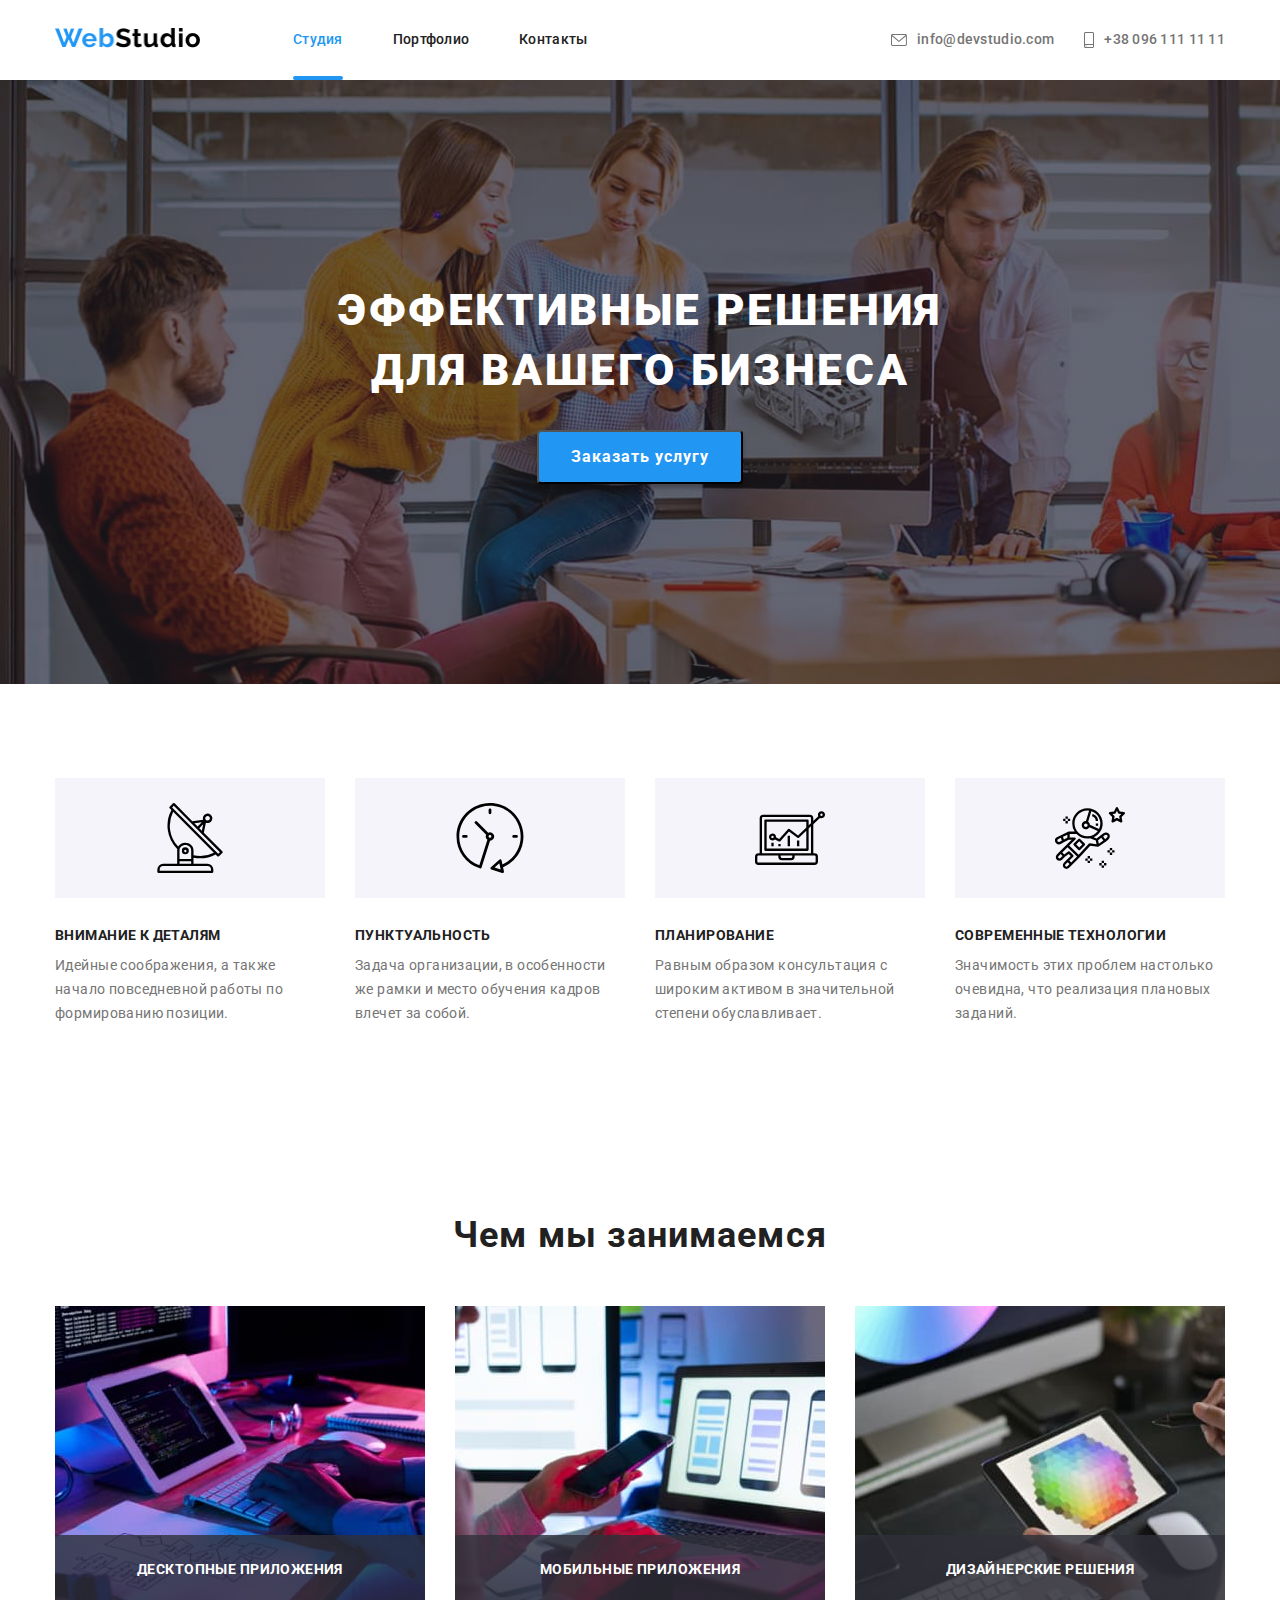
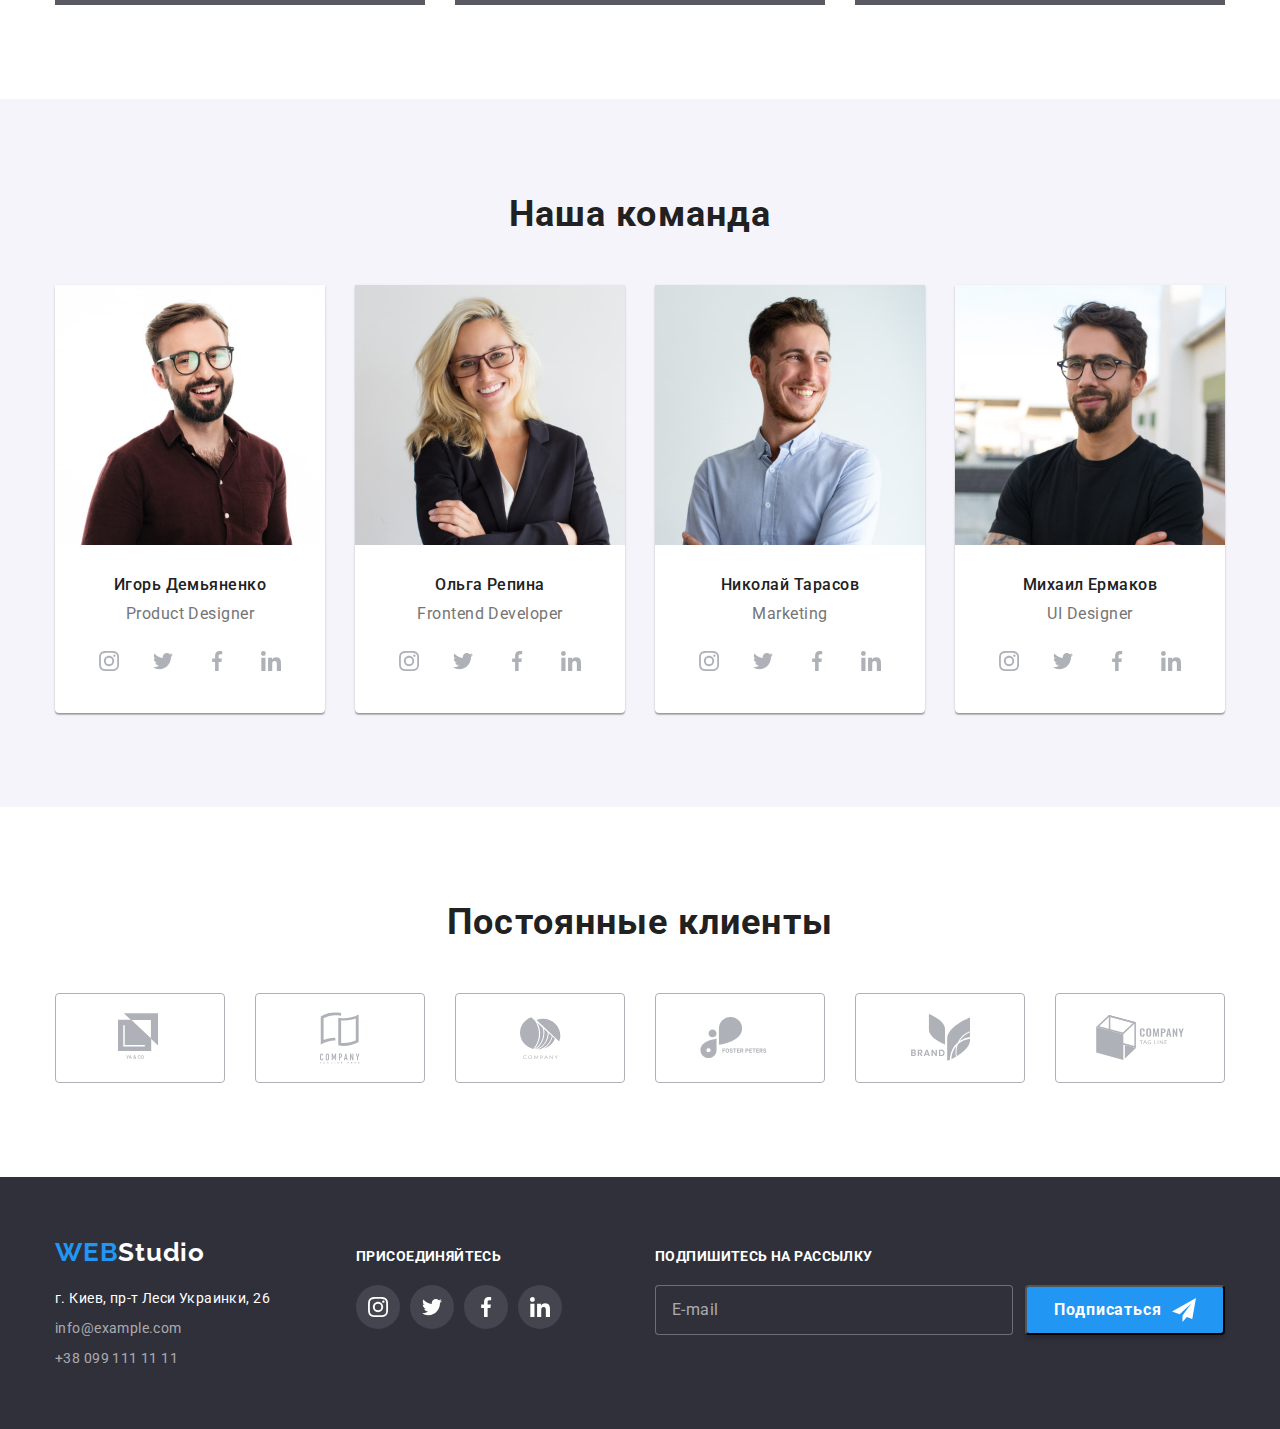
<file: index.html>
<!DOCTYPE html>
<html lang="ru">
  <head>
    <meta charset="UTF-8" />
    <meta name="viewport" content="width=device-width, initial-scale=1.0" />
    <title>Домашнее задание 2</title>
    <link rel="preconnect" href="https://fonts.gstatic.com" />
    <link href="https://fonts.googleapis.com/css2?family=Roboto:wght@100;400;500;700;900&display=swap" rel="stylesheet" />
    <link href="https://fonts.googleapis.com/css2?family=Raleway:wght@700&display=swap" rel="stylesheet" />
    <link rel="stylesheet" href="./css/modern-normalize.css" />
    <link rel="stylesheet" href="./css/style.css" />
  </head>
  <body>
    <!-- Шапка сайта -->
    <header>
      <div class="container head">
        <!-- Логотип сайта-->
        <a href="./index.html"><img src="./images/WebStudio.jpg" alt="Logo" width="145" /></a>
        <!--Навигация по сайту-->
        <nav class="main-nav">
          <ul class="list">
            <li class="item"><a class="select-nav" href="./index.html">Студия</a></li>
            <li class="item"><a href="./portfolio.html">Портфолио</a></li>
            <li class="item"><a href="">Контакты</a></li>
          </ul>
        </nav>
        <address class="contacts">
          <a class="contact-link" href="mailto:info@devstudio.com">
            <svg class="icon" width="16px" height="12px">
              <use href="./images/symbol.svg#icon-envelope"></use>
            </svg>
            info@devstudio.com</a
          >
          <a class="contact-link" href="tel:+380961111111">
            <svg class="icon" width="10px" height="16px">
              <use href="./images/symbol.svg#icon-smartphone"></use>
            </svg>
            +38 096 111 11 11</a
          >
        </address>
      </div>
    </header>

    <!-- Секция герой-->
    <main>
      <section class="hero">
        <h1>Эффективные решения для вашего бизнеса</h1>
        <button class="button" data-modal-open>Заказать услугу</button>
        <div class="backdrop is-hidden" data-modal>
          <div class="modal">
            <b>Оставьте свои данные, мы вам перезвоним</b>
            <form action="#" class="general-form">
              <div class="name-form">
                <label for="name">Имя</label>
                <div class="input-block">
                  <input class="data" id="name" type="text" name="name" />
                  <svg class="icon-input" width="18px" height="18px">
                    <use href="./images/symbol-defs.svg#icon-person-black-18dp-1"></use>
                  </svg>
                </div>
              </div>
              <div class="name-form">
                <label for="tel">Телефон</label>
                <div class="input-block">
                  <input class="data" id="tel" type="tel" name="tel" />
                  <svg class="icon-input" width="18px" height="18px">
                    <use href="./images/symbol-defs.svg#icon-phone-black-18dp-1"></use>
                  </svg>
                </div>
              </div>
              <div class="name-form">
                <label for="email">Почта</label>
                <div class="input-block">
                  <input class="data" id="email" type="email" name="email" />
                  <svg class="icon-input" width="18px" height="18px">
                    <use href="./images/symbol-defs.svg#icon-email-black-18dp-1"></use>
                  </svg>
                </div>
              </div>
              <div class="name-form">
                <label for="commit">Комментарий</label>
                <textarea class="data area" name="comment" rows="7" placeholder="Оставьте комментарий" id="commit"></textarea>
              </div>
              <div class="form-item">
                <div class="checkbox">
                  <label class="checkbox-label">
                    <input type="checkbox" name="toc" value="toc" class="checkbox-input" checked />
                    <span class="checkbox-custom-box"></span>
                    <span class="checkbox-text">Соглашаюсь с рассылкой и принимаю <a href="">Условия договора</a></span>
                  </label>
                </div>
              </div>
              <button class="form-btn">Отправить</button>
            </form>
            <button class="exit-btn" data-modal-close>
              <svg class="icon" width="18px" height="18px">
                <use href="./images/symbol-defs.svg#icon-close-black"></use>
              </svg>
            </button>
          </div>
        </div>
      </section>
      <!-- Секция наши преимущества-->
      <section class="advantages">
        <div class="container">
          <ul class="list">
            <li class="list-item">
              <div class="block-icon">
                <svg class="icon-advantages">
                  <use href="./images/symbol.svg#icon-antenna-1"></use>
                </svg>
              </div>
              <h3>внимание к деталям</h3>
              <p>Идейные соображения, а также начало повседневной работы по формированию позиции.</p>
            </li>
            <li class="list-item">
              <div class="block-icon">
                <svg class="icon-advantages">
                  <use href="./images/symbol.svg#icon-clock-1"></use>
                </svg>
              </div>
              <h3>пунктуальность</h3>
              <p>Задача организации, в особенности же рамки и место обучения кадров влечет за собой.</p>
            </li>
            <li class="list-item">
              <div class="block-icon">
                <svg class="icon-advantages">
                  <use href="./images/symbol.svg#icon-diagram-1"></use>
                </svg>
              </div>
              <h3>планирование</h3>
              <p>Равным образом консультация с широким активом в значительной степени обуславливает.</p>
            </li>
            <li class="list-item">
              <div class="block-icon">
                <svg class="icon-advantages">
                  <use href="./images/symbol.svg#icon-astronaut-1"></use>
                </svg>
              </div>
              <h3>современные технологии</h3>
              <p>Значимость этих проблем настолько очевидна, что реализация плановых заданий.</p>
            </li>
          </ul>
        </div>
      </section>
      <!-- Секция Чем мы занимаемся-->
      <section class="employment">
        <div class="container">
          <h2>Чем мы занимаемся</h2>
          <ul>
            <li class="item">
              <a href=""
                ><img src="./images/box-1.jpg" alt="Пишем код" width="370" />
                <div class="item-title">
                  <p>Десктопные приложения</p>
                </div>
              </a>
            </li>

            <li class="item">
              <a href=""
                ><img src="./images/box-2.jpg" alt="Адаптивная верстка" width="370" />
                <div class="item-title">
                  <p>мобильные приложения</p>
                </div></a
              >
            </li>
            <li class="item">
              <a href=""
                ><img src="./images/box-3.jpg" alt="Уникальный дизайн" width="370" />
                <div class="item-title">
                  <p>Дизайнерские решения</p>
                </div></a
              >
            </li>
          </ul>
        </div>
      </section>
      <!-- Наша команда-->
      <section class="about">
        <div class="container">
          <h2>Наша команда</h2>
          <ul class="list-item">
            <li class="item">
              <img src="./images/img.jpg" alt="Игорь Демьяненко" width="270" />
              <h3>Игорь Демьяненко</h3>
              <p>Product Designer</p>
              <div class="icon-block">
                <a class="icon-about" href="">
                  <svg class="icon" width="20px" height="20">
                    <use href="./images/symbol.svg#icon-instagram-1"></use>
                  </svg>
                </a>
                <a class="icon-about" href="">
                  <svg class="icon" width="20px" height="20">
                    <use href="./images/symbol.svg#icon-twitter-1"></use>
                  </svg>
                </a>
                <a class="icon-about" href="">
                  <svg class="icon" width="20px" height="20">
                    <use href="./images/symbol.svg#icon-facebook-1"></use>
                  </svg>
                </a>
                <a class="icon-about" href="">
                  <svg class="icon" width="20px" height="20">
                    <use href="./images/symbol.svg#icon-linkedin-1"></use>
                  </svg>
                </a>
              </div>
            </li>
            <li class="item">
              <img src="./images/img2.jpg" alt="Ольга Репина" width="270" />
              <h3>Ольга Репина</h3>
              <p>Frontend Developer</p>
              <div class="icon-block">
                <a class="icon-about" href="">
                  <svg class="icon" width="20px" height="20">
                    <use href="./images/symbol.svg#icon-instagram-1"></use>
                  </svg>
                </a>
                <a class="icon-about" href="">
                  <svg class="icon" width="20px" height="20">
                    <use href="./images/symbol.svg#icon-twitter-1"></use>
                  </svg>
                </a>
                <a class="icon-about" href="">
                  <svg class="icon" width="20px" height="20">
                    <use href="./images/symbol.svg#icon-facebook-1"></use>
                  </svg>
                </a>
                <a class="icon-about" href="">
                  <svg class="icon" width="20px" height="20">
                    <use href="./images/symbol.svg#icon-linkedin-1"></use>
                  </svg>
                </a>
              </div>
            </li>
            <li class="item">
              <img src="./images/img3.jpg" alt="Николай Тарасов" width="270" />
              <h3>Николай Тарасов</h3>
              <p>Marketing</p>
              <div class="icon-block">
                <a class="icon-about" href="">
                  <svg class="icon" width="20px" height="20">
                    <use href="./images/symbol.svg#icon-instagram-1"></use>
                  </svg>
                </a>
                <a class="icon-about" href="">
                  <svg class="icon" width="20px" height="20">
                    <use href="./images/symbol.svg#icon-twitter-1"></use>
                  </svg>
                </a>
                <a class="icon-about" href="">
                  <svg class="icon" width="20px" height="20">
                    <use href="./images/symbol.svg#icon-facebook-1"></use>
                  </svg>
                </a>
                <a class="icon-about" href="">
                  <svg class="icon" width="20px" height="20">
                    <use href="./images/symbol.svg#icon-linkedin-1"></use>
                  </svg>
                </a>
              </div>
            </li>
            <li class="item">
              <img src="./images/img4.jpg" alt="Михаил Ермаков" width="270" />
              <h3>Михаил Ермаков</h3>
              <p>UI Designer</p>
              <div class="icon-block">
                <a class="icon-about" href="">
                  <svg class="icon" width="20px" height="20">
                    <use href="./images/symbol.svg#icon-instagram-1"></use>
                  </svg>
                </a>
                <a class="icon-about" href="">
                  <svg class="icon" width="20px" height="20">
                    <use href="./images/symbol.svg#icon-twitter-1"></use>
                  </svg>
                </a>
                <a class="icon-about" href="">
                  <svg class="icon" width="20px" height="20">
                    <use href="./images/symbol.svg#icon-facebook-1"></use>
                  </svg>
                </a>
                <a class="icon-about" href="">
                  <svg class="icon" width="20px" height="20">
                    <use href="./images/symbol.svg#icon-linkedin-1"></use>
                  </svg>
                </a>
              </div>
            </li>
          </ul>
        </div>
      </section>

      <!-- Постоянные клиенты -->
      <section class="clients">
        <div class="container">
          <h2>Постоянные клиенты</h2>
          <div class="block-clients">
            <a class="btn-client" href="">
              <svg class="icon-client" width="44.27" height="49.23">
                <use href="./images/symbol.svg#icon-logo-1"></use>
              </svg>
            </a>
            <a class="btn-client" href="">
              <svg class="icon-client" width="40" height="52">
                <use href="./images/symbol.svg#icon-logo-2"></use>
              </svg>
            </a>
            <a class="btn-client" href="">
              <svg class="icon-client" width="41" height="42.6">
                <use href="./images/symbol.svg#icon-logo-3"></use>
              </svg>
            </a>
            <a class="btn-client" href="">
              <svg class="icon-client" width="79.66" height="42.02">
                <use href="./images/symbol.svg#icon-logo-4"></use>
              </svg>
            </a>
            <a class="btn-client" href="">
              <svg class="icon-client" width="59" height="47">
                <use href="./images/symbol.svg#icon-logo-5"></use>
              </svg>
            </a>
            <a class="btn-client" href="">
              <svg class="icon-client" width="88.48" height="45.44">
                <use href="./images/symbol.svg#icon-logo-6"></use>
              </svg>
            </a>
          </div>
        </div>
      </section>
    </main>
    <!-- Подвал сайта-->
    <footer class="footer">
      <div class="container">
        <div class="block-footer">
          <div class="block-address">
            <a class="logo-link" href="./index.html"><span>WEB</span>Studio</a>
            <address class="address">
              <p>г. Киев, пр-т Леси Украинки, 26</p>
              <a class="link" href="mailto:info@example.com">info@example.com</a>
              <a class="link" href="tel:+380991111111">+38 099 111 11 11</a>
            </address>
          </div>
          <div class="block-social">
            <h3>присоединяйтесь</h3>
            <a class="icon-about" href="">
              <svg class="icon" width="20px" height="20">
                <use href="./images/symbol.svg#icon-instagram-1"></use>
              </svg>
            </a>
            <a class="icon-about" href="">
              <svg class="icon" width="20px" height="20">
                <use href="./images/symbol.svg#icon-twitter-1"></use>
              </svg>
            </a>
            <a class="icon-about" href="">
              <svg class="icon" width="20px" height="20">
                <use href="./images/symbol.svg#icon-facebook-1"></use>
              </svg>
            </a>
            <a class="icon-about" href="">
              <svg class="icon" width="20px" height="20">
                <use href="./images/symbol.svg#icon-linkedin-1"></use>
              </svg>
            </a>
          </div>
          <div class="subscription">
            <b>Подпишитесь на рассылку</b>
            <form action="" class="input-sub">
              <input type="email" name="email" placeholder="E-mail" class="email" />
              <button type="submit" class="sub-button">Подписаться</button>
            </form>
          </div>
        </div>
      </div>
    </footer>
    <script src="./js/modal.js"></script>
  </body>
</html>
</file>
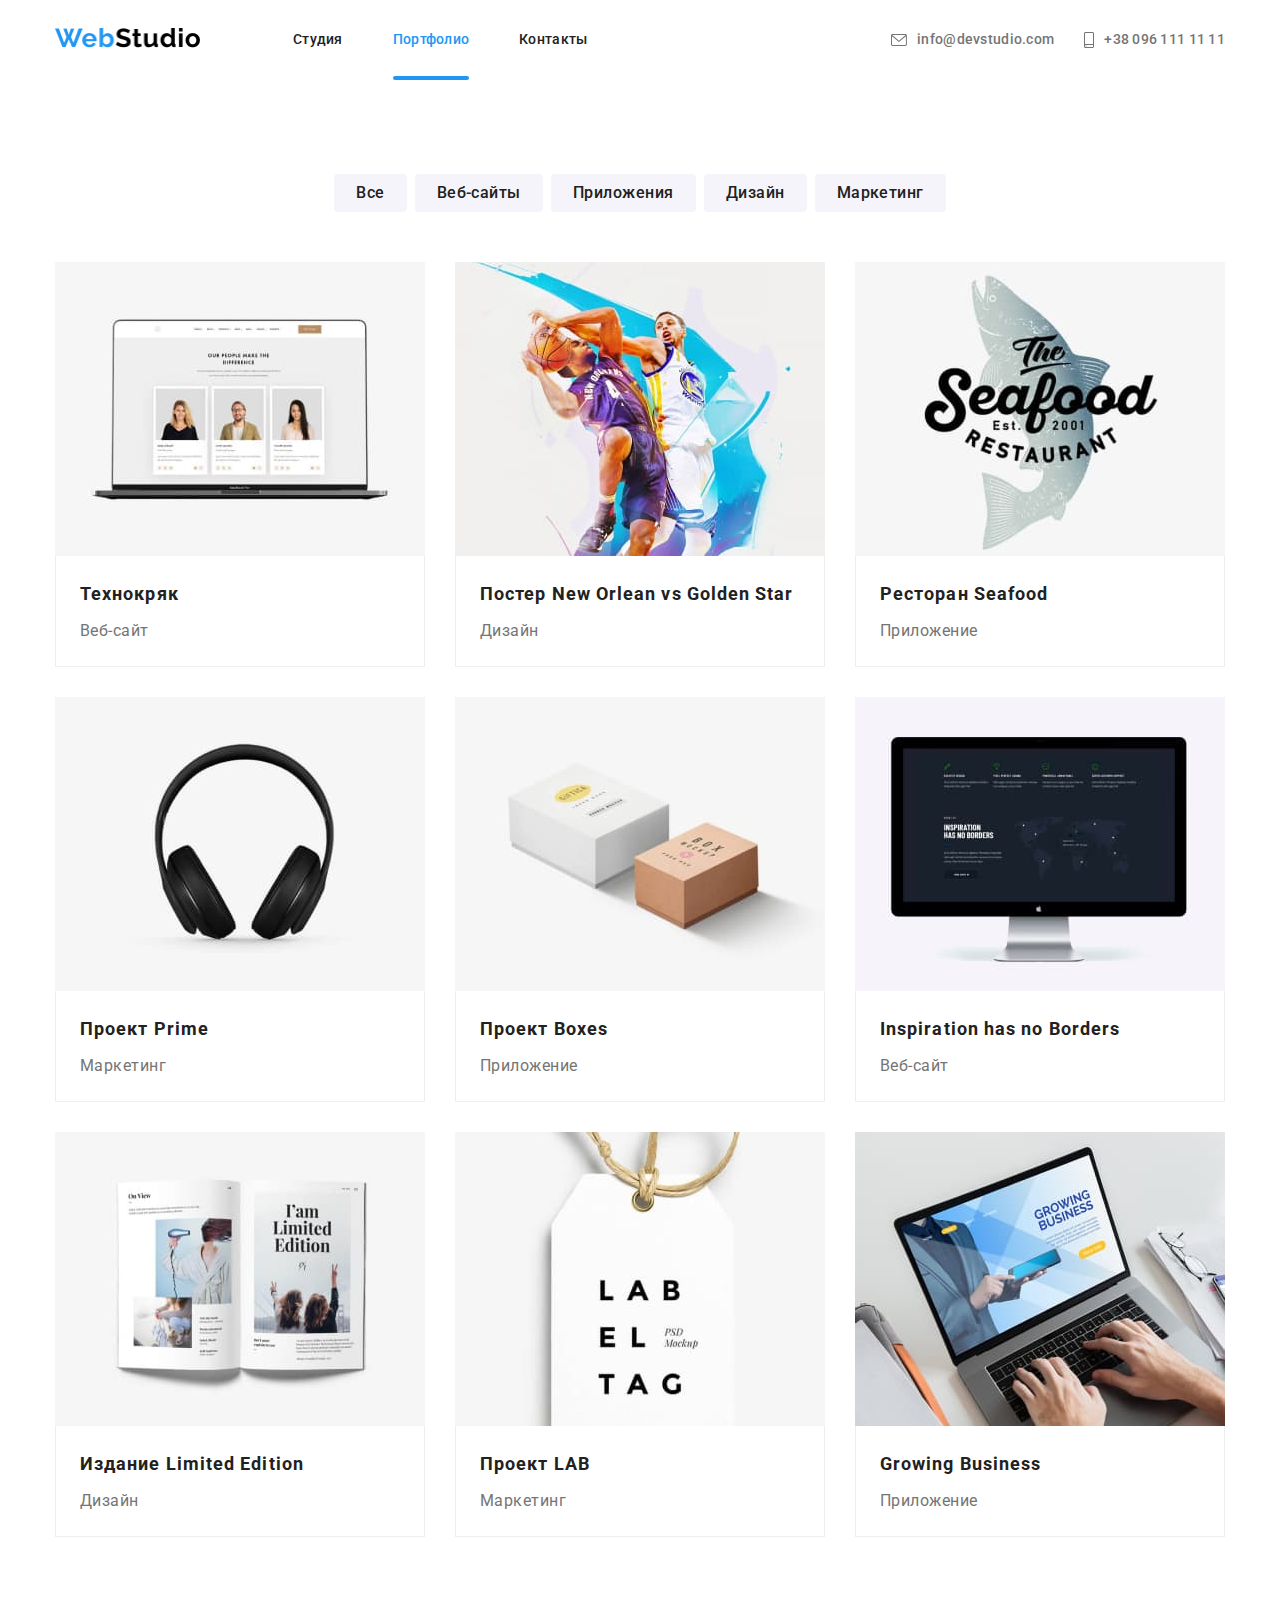
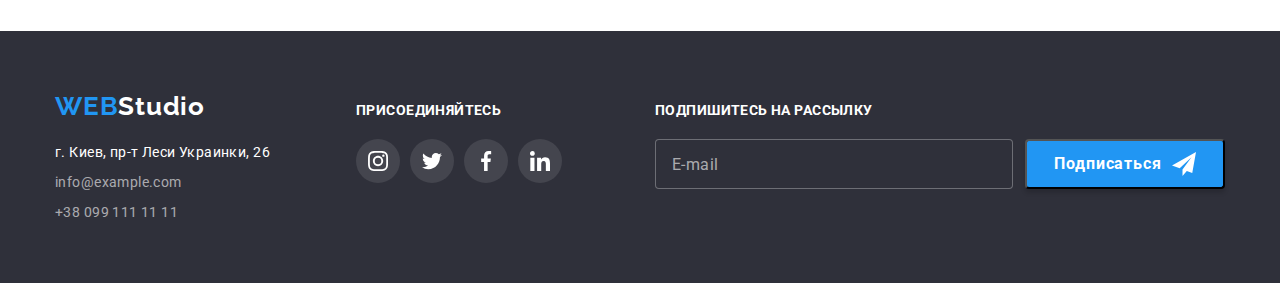
<file: portfolio.html>
<!DOCTYPE html>
<html lang="ru">
<head>
    <meta charset="UTF-8">
    <meta name="viewport" content="width=device-width, initial-scale=1.0">
    <title>Портфолио</title>
    <link rel="preconnect" href="https://fonts.gstatic.com">
    <link href="https://fonts.googleapis.com/css2?family=Roboto:wght@100;400;500;700;900&display=swap" rel="stylesheet">
    <link href="https://fonts.googleapis.com/css2?family=Raleway:wght@700&display=swap" rel="stylesheet">
    <link rel="stylesheet" href="./css/modern-normalize.css">
    <link rel="stylesheet" href="./css/style.css">
</head>
<body>
    <!-- Шапка сайта -->
    <header>
        <div class="container head">
            <!-- Логотип сайта-->
        <a href="./index.html"><img src="./images/WebStudio.jpg" alt="Logo" width="145"></a>
        <!--Навигация по сайту-->
        <nav class="main-nav">
          <ul class="list">
              <li class="item"><a  href="./index.html">Студия</a></li>
              <li class="item"><a class="select-nav" href="./portfolio.html">Портфолио</a></li>
              <li class="item"><a href="">Контакты</a></li>
            </ul>
        </nav>
        <address class="contacts">
            <a class="contact-link" href="mailto:info@devstudio.com">
                <svg class="icon" width="16" , height="12">
                    <use href="./images/symbol.svg#icon-envelope"></use>
                </svg>
                info@devstudio.com</a>
            <a class="contact-link" href="tel:+380961111111">
                <svg class="icon" width="10" , height="16">
                    <use href="./images/symbol.svg#icon-smartphone"></use>
                </svg>
                +38 096 111 11 11</a>
        </address>
      </header>
    <main class="main-section-portfolio">
        <h1 class="caption">Примеры работ</h1>
        <!-- Фильтр-->
        <div class="nav-button container">
            <button type="button">Все</button>
            <button type="button">Веб-сайты</button>
            <button type="button">Приложения</button>
            <button type="button">Дизайн</button>
            <button type="button">Маркетинг</button>
        </div>

        <!-- Галерея работ -->
        <div class="container">
            <h2 class="title-galery">Галерея работ</h2>
        <ul class="galery">
            <li class="item">
                <a class="link" href="">
                <div class="image-product">
                    <img src="./images/tehnokryak.jpg" alt="Технокряк" width="370">
                    <div class="description">
                        <p>
                            Технокряк это современная площадка распространения коронавируса. Компании используют эту платформу для цифрового
                            шпионажа и атак на защищённые сервера конкурентов.
                        </p>
                    </div>
                </div>
                <div class="signature">
                    <h3>Технокряк</h3>
                    <p>Веб-сайт</p>
                </div>
                    </a>
            </li>
            <li class="item">
                <a class="link" href="">
                    <div class="image-product">
                        <img src="./images/nba.jpg" alt="НБА" width="370">
                        <div class="description">
                            <p>
                                Технокряк это современная площадка распространения коронавируса. Компании используют эту платформу для цифрового
                                шпионажа и атак на защищённые сервера конкурентов.
                            </p>
                        </div>
                    </div>
                <div class="signature">
                    <h3>Постер New Orlean vs Golden Star</h3>
                    <p>Дизайн</p>
                </div>
                    </a>
        </li>
            <li class="item">
                    <a class="link" href="">
                        <div class="image-product">
                        <img src="./images/seafood.jpg" alt="ресторан" width="370">
                            <div class="description">
                                <p>
                                    Технокряк это современная площадка распространения коронавируса. Компании используют эту платформу для цифрового
                                    шпионажа и атак на защищённые сервера конкурентов.
                                </p>
                            </div>
                        </div>
                        
                    <div class="signature">    
                        <h3>Ресторан Seafood</h3>
                        <p>Приложение</p>
                </div>
            </a>
            </li>
            <li class="item"> 
                    <a class="link" href="">
                        <div class="image-product">
                            <img src="./images/prime.jpg" alt="наушники" width="370">
                        <div class="description">
                                <p>
                                    Технокряк это современная площадка распространения коронавируса. Компании используют эту платформу для цифрового
                                    шпионажа и атак на защищённые сервера конкурентов.
                                </p>
                            </div>
                        </div>
                        <div class="signature"> 
                        <h3>Проект Prime</h3>
                    <p>Маркетинг</p>
                        </div>
                    </a>
            </li>
            <li class="item">
                    <a class="link" href="">
                        <div class="image-product">
                            <img src="./images/boxes.jpg" alt="Коробки" width="370">
                            <div class="description">
                                <p>
                                    Технокряк это современная площадка распространения коронавируса. Компании используют эту платформу для цифрового
                                    шпионажа и атак на защищённые сервера конкурентов.
                                </p>
                            </div>
                        </div>
                        <div class="signature"> 
                        <h3>Проект Boxes</h3>
                    <p>Приложение</p>
                        </div>
                    </a>
            </li>
            <li class="item">
                <a class="link" href="">
                    <div class="image-product">
                        <img src="./images/site.jpg" alt="Моноблок" width="370">
                            <div class="description">
                                <p>
                                    Технокряк это современная площадка распространения коронавируса. Компании используют эту платформу для цифрового
                                    шпионажа и атак на защищённые сервера конкурентов.
                                </p>
                            </div>
                    </div>
                    <div class="signature"> 
                    <h3>Inspiration has no Borders</h3>
                <p>Веб-сайт</p>
                    </div>
                </a>
        </li>
        <li class="item">
                <a class="link" href="">
                    <div class="image-product">
                        <img src="./images/edition.jpg" alt="книга" width="370">
                        <div class="description">
                                <p>
                                    Технокряк это современная площадка распространения коронавируса. Компании используют эту платформу для цифрового
                                    шпионажа и атак на защищённые сервера конкурентов.
                                </p>
                        </div>
                    </div>
                    
                    <div class="signature"> 
                    <h3>Издание Limited Edition</h3>
                <p>Дизайн</p>
                    </div>
                </a>
        </li>
        <li class="item">
                <a class="link" href="">
                    <div class="image-product">
                        <img src="./images/lab.jpg" alt="этикетка" width="370">
                        <div class="description">
                                <p>
                                    Технокряк это современная площадка распространения коронавируса. Компании используют эту платформу для цифрового
                                    шпионажа и атак на защищённые сервера конкурентов.
                                </p>
                        </div>
                    </div>
                    
                    <div class="signature"> 
                    <h3>Проект LAB</h3>
                <p>Маркетинг</p>
                    </div>
                </a>
        </li>
        <li class="item">
                <a class="link" href="">
                    <div class="image-product">
                        <img src="./images/business.jpg" alt="ноутбук" width="370">
                        <div class="description">
                                <p>
                                    Технокряк это современная площадка распространения коронавируса. Компании используют эту платформу для цифрового
                                    шпионажа и атак на защищённые сервера конкурентов.
                                </p>
                        </div>
                    </div>
                    
                    <div class="signature"> 
                    <h3>Growing Business</h3>
                <p>Приложение</p>
                    </div>
                </a>
        </li>
        </ul>
        </div>
    </main>
    <!-- Подвал сайта-->
    <footer class="footer">
  <div class="container">
    <div class="block-footer">
      <div class="block-address">
        <a class="logo-link" href="./index.html"><span>WEB</span>Studio</a>
        <address class="address">
          <p>г. Киев, пр-т Леси Украинки, 26</p>
          <a class="link" href="mailto:info@example.com">info@example.com</a>
          <a class="link" href="tel:+380991111111">+38 099 111 11 11</a>
        </address>
      </div>
      <div class="block-social">
        <h3>присоединяйтесь</h3>
        <a class="icon-about" href="">
          <svg class="icon" width="20px" height="20">
            <use href="./images/symbol.svg#icon-instagram-1"></use>
          </svg>
        </a>
        <a class="icon-about" href="">
          <svg class="icon" width="20px" height="20">
            <use href="./images/symbol.svg#icon-twitter-1"></use>
          </svg>
        </a>
        <a class="icon-about" href="">
          <svg class="icon" width="20px" height="20">
            <use href="./images/symbol.svg#icon-facebook-1"></use>
          </svg>
        </a>
        <a class="icon-about" href="">
          <svg class="icon" width="20px" height="20">
            <use href="./images/symbol.svg#icon-linkedin-1"></use>
          </svg>
        </a>
      </div>
      <div class="subscription">
          <b>Подпишитесь на рассылку</b>
            <form action="" class="input-sub">
              <input type="email" name="email" placeholder="E-mail" class="email">
              <button type="submit" class="sub-button">
              Подписаться
              </button>
            </form>
      </div>
    </div>
  </div>
    </footer>
</body>
</html>
</file>
<file: css/style.css>
:root {
  --primari-text-color: #757575;
  --title-text-color: #212121;
  --accent-text-color: #2196f3;
  --white-color: #ffffff;
}

body {
  font-family: 'Roboto', sans-serif;
}

ul {
  list-style: none;
}

a {
  text-decoration: none;
}

.container {
  width: 1200px;
  padding-left: 15px;
  padding-right: 15px;
  margin-left: auto;
  margin-right: auto;
}

.container.head {
  display: flex;
  align-items: center;
}

.main-nav .list {
  display: flex;
  margin-top: 0;
  margin-bottom: 0px;
  margin-left: 93px;
  padding: 0;
}

.main-nav .item {
  margin-right: 50px;
}

.main-nav .select-nav {
  color: var(--accent-text-color);
  position: relative;
  display: block;
}

.main-nav .select-nav::after {
  position: absolute;
  content: '';
  width: 100%;
  height: 4px;
  left: 0;
  bottom: 0;
  background: #2196f3;
  border-radius: 2px;
}

.main-nav .item:last-child {
  margin-right: 0;
}

.main-nav a {
  display: block;
  padding-top: 32px;
  padding-bottom: 32px;

  color: var(--title-text-color);

  font-size: 14px;
  line-height: 1.14;
  letter-spacing: 0.02em;
  font-weight: 500;

  transition: 250ms cubic-bezier(0.4, 0, 0.2, 1);
}

.main-nav a:hover,
.main-nav a:focus {
  color: var(--accent-text-color);
}

.contacts {
  display: flex;
  margin-left: auto;
}

.contacts .contact-link + .contact-link {
  margin-left: 30px;
}

.contacts .contact-link {
  display: flex;
  align-items: center;
  color: var(--primari-text-color);

  font-style: normal;
  font-size: 14px;
  line-height: 1.14;
  letter-spacing: 0.02em;
  font-weight: 500;

  transition: 250ms cubic-bezier(0.4, 0, 0.2, 1);
}

.contact-link .icon {
  fill: currentColor;
  margin-right: 10px;
}
.contacts .contact-link:hover,
.contacts .contact-link:focus {
  color: var(--accent-text-color);
}

.hero {
  max-width: 1600px;
  padding: 200px 0px;
  margin-left: auto;
  margin-right: auto;
  background-color: #c4c4c4;
  background-image: linear-gradient(rgba(47, 48, 58, 0.4), rgba(47, 48, 58, 0.4)), url('../images/hero.jpg');
  background-repeat: no-repeat;
  background-size: cover;
  text-align: center;
}

.hero h1 {
  margin-left: auto;
  margin-right: auto;
  margin-top: 0px;
  margin-bottom: 30px;
  width: 696px;

  color: var(--white-color);

  font-style: normal;
  font-weight: 900;
  font-size: 44px;
  line-height: 1.37;
  letter-spacing: 0.06em;
  text-transform: uppercase;
}

.hero .button {
  display: inline-block;
  border-radius: 4px;
  padding: 10px 32px;
  min-width: 200px;

  color: var(--white-color);
  background-color: var(--accent-text-color);

  box-shadow: 0px 4px 4px rgba(0, 0, 0, 0.25);
  font-weight: 700;
  font-size: 16px;
  line-height: 1.87;
  letter-spacing: 0.06em;
  transition: 250ms cubic-bezier(0.4, 0, 0.2, 1);
}

.hero .button:hover,
.hero .button:focus {
  outline: none;
  cursor: pointer;
}

.backdrop {
  z-index: 2;
  position: fixed;
  top: 0;
  left: 0;
  width: 100%;
  height: 100%;
  background-color: rgba(0, 0, 0, 0.2);
  opacity: 1;
  transition: opacity 250ms cubic-bezier(0.4, 0, 0.2, 1);
}

.backdrop.is-hidden {
  opacity: 0;
  pointer-events: none;
}

.backdrop.is-hidden .modal {
  transform: translate(-50%, -50%) scale(0.8);
}

.modal {
  position: absolute;
  top: 50%;
  left: 50%;
  padding: 40px;

  width: 528px;

  background-color: rgba(255, 255, 255, 1);
  border-radius: 4px;
  box-shadow: 0px 1px 3px rgba(0, 0, 0, 0.12), 0px 1px 1px rgba(0, 0, 0, 0.14), 0px 2px 1px rgba(0, 0, 0, 0.2);
  transform: translate(-50%, -50%) scale(1);
  transition: transform 250ms cubic-bezier(0.4, 0, 0.2, 1);
}

.modal b {
  display: inline-block;
  margin-bottom: 12px;
  font-style: bold;
  font-weight: 700;
  font-size: 20px;
  line-height: 1.15;
  text-align: center;
  letter-spacing: 0.03em;

  color: #212121;
}

.modal .exit-btn {
  display: flex;
  position: absolute;
  top: 0;
  right: 0;
  margin-top: 8px;
  margin-right: 8px;
  width: 30px;
  height: 30px;

  border: 1px solid rgba(0, 0, 0, 0.1);
  border-radius: 50%;

  background-color: var(--white-color);

  cursor: pointer;
  transition: 250ms cubic-bezier(0.4, 0, 0.2, 1);
}

.modal .exit-btn:hover,
.modal .exit-btn:focus {
  color: #2196f3;
  cursor: pointer;
}

.exit-btn .icon {
  margin: auto;
  fill: currentColor;
}

.name-form .input-block {
  position: relative;
}

.name-form .icon-input {
  margin-left: 12px;
  position: absolute;
  top: 50%;
  left: 0;
  transform: translateY(-50%);
}

.general-form {
  margin: auto;
  width: 448px;
}

.general-form .name-form {
  display: flex;
  flex-direction: column;
  margin-bottom: 10px;
  text-align: left;
}

.name-form label {
  margin-bottom: 4px;
  font-style: normal;
  font-weight: 400;
  font-size: 12px;
  line-height: 1.185;

  letter-spacing: 0.01em;

  color: #757575;
}

.name-form .data {
  padding-left: 42px;
  border: 1px solid rgba(33, 33, 33, 0.2);
  box-sizing: border-box;
  border-radius: 4px;
  height: 40px;
  width: 100%;
}

.data:focus {
  border: 1px solid #2196f3;
  outline: none;
}

.data:focus + .icon-input {
  fill: var(--accent-text-color);
}

.name-form .data.area {
  resize: none;
  height: 120px;
  padding: 12px 16px;
}

.name-form .data.area::placeholder {
  font-style: normal;
  font-weight: 400;
  font-size: 12px;
  line-height: 1.166;
  letter-spacing: 0.01em;

  color: rgba(117, 117, 117, 0.5);
}

.checkbox-input {
  appearance: none;
  -webkit-appearance: none;
  -moz-appearance: none;
}
.checkbox-label {
  display: flex;
  justify-content: center;
  margin-top: 20px;
  margin-bottom: 30px;
  align-items: center;
  font-weight: 400;
  font-size: 14px;
  line-height: 1.72;
  letter-spacing: 0.03em;
  border-radius: 4px;
  color: var(--primari-text-color);
  transition: 250ms cubic-bezier(0.4, 0, 0.2, 1);
}

.checkbox-custom-box {
  display: inline-flex;
  width: 16px;
  height: 15px;
  margin-right: 8px;
  background-image: url(../images/icon-check-off.svg);
  fill: #212121;
  background-size: contain;
  background-repeat: no-repeat;
  border-radius: 4px;
  cursor: pointer;
  transition: 250ms cubic-bezier(0.4, 0, 0.2, 1);
}

.checkbox-text {
  display: inline-flex;
}

.checkbox-input:checked + .checkbox-custom-box {
  background-image: url(../images/icon-check-on.svg);
  background-size: contain;
  cursor: pointer;
  background-repeat: no-repeat;
}

.checkbox-input:focus + .checkbox-custom-box {
  box-sizing: content-box;
  border-radius: 4px;
}

.checkbox-label a {
  color: var(--accent-text-color);
  text-decoration: underline;
  text-decoration-skip-ink: none;
}

.modal .form-btn {
  padding: 10px 55px;
  font-style: normal;
  font-weight: 700;
  font-size: 16px;
  line-height: 1.875;
  align-items: center;
  text-align: center;
  letter-spacing: 0.06em;

  color: var(--white-color);
  background: #2196f3;
  border: none;
  box-shadow: 0px 4px 4px rgba(0, 0, 0, 0.15);
  border-radius: 4px;
}

.advantages {
  padding: 94px 0px;
}

.advantages h3 {
  margin-top: 0px;
  margin-bottom: 10px;
  color: var(--title-text-color);
  font-style: normal;
  font-weight: bold;
  font-size: 14px;
  line-height: 1.14;
  letter-spacing: 0.03em;
  text-transform: uppercase;
}

.advantages .list-item {
  margin-right: 30px;
  width: 270px;
}

.advantages .icon-advantages {
  margin: auto;
  width: 70px;
  height: 70px;
}

.advantages .block-icon {
  display: flex;
  margin-bottom: 30px;
  width: 270px;
  height: 120px;
  background-color: #f5f4fa;
}

.advantages .list-item:last-child {
  margin-right: 0px;
}

.advantages .list {
  display: flex;
  flex-wrap: wrap;
  justify-content: space-between;
  margin-top: 0px;
  margin-bottom: 0px;
  padding-left: 0px;
  margin-bottom: 94px;
}

.advantages p {
  margin-top: 0px;
  margin-bottom: 0px;
  color: var(--primari-text-color);
  font-style: normal;
  font-weight: 400;
  font-size: 14px;
  line-height: 1.71;
  letter-spacing: 0.03em;
}

.employment {
  padding-bottom: 94px;
}

.employment ul {
  display: flex;
  margin: 0px;
  padding-left: 0px;
}

.employment h2 {
  margin-top: 0px;
  margin-bottom: 50px;

  color: var(--title-text-color);

  font-style: normal;
  font-weight: 700;
  font-size: 36px;
  line-height: 1.17;
  text-align: center;
  letter-spacing: 0.03em;
}

.employment .item {
  margin-right: 30px;
  position: relative;
}

.employment .item:last-child {
  margin-right: 0;
}

.employment .item-title {
  display: flex;
  position: absolute;
  bottom: 0;
  left: 0;
  width: 100%;
  height: 70px;

  align-items: center;
  justify-content: center;

  background: rgba(47, 48, 58, 0.8);

  font-style: normal;
  font-weight: 700;
  font-size: 14px;
  line-height: 1.14;
  letter-spacing: 0.03em;
  text-transform: uppercase;

  color: var(--white-color);
}

.about {
  background-color: #f5f4fa;
  margin-left: auto;
  margin-right: auto;
  padding: 94px 0px;
}

.about h2 {
  margin-top: 0px;
  margin-bottom: 50px;

  color: var(--title-text-color);

  font-style: normal;
  font-weight: 700;
  font-size: 36px;
  line-height: 1.17;
  text-align: center;
  letter-spacing: 0.03em;
}

.about .list-item {
  display: flex;
  margin-top: 0px;
  padding-left: 0px;
  margin-bottom: 0px;
}

.about .item {
  margin-right: 30px;
  font-size: 0px;
  background-color: var(--white-color);
  box-shadow: 0px 1px 3px rgba(0, 0, 0, 0.12), 0px 1px 1px rgba(0, 0, 0, 0.14), 0px 2px 1px rgba(0, 0, 0, 0.2);
  border-radius: 0px 0px 4px 4px;
}

.about .item:last-child {
  margin-right: 0;
}

.about .link {
  display: block;
  margin-bottom: 30px;
}

.about h3 {
  margin-top: 30px;
  margin-bottom: 10px;
  color: var(--title-text-color);
  font-style: normal;
  font-weight: 500;
  font-size: 16px;
  line-height: 1.19;
  text-align: center;
  letter-spacing: 0.03em;
}

.about p {
  margin-top: 0px;
  margin-bottom: 16px;

  color: var(--primari-text-color);

  font-style: normal;
  font-weight: 400;
  font-size: 16px;
  line-height: 1.19;
  text-align: center;
  letter-spacing: 0.03em;
}

.about .icon-block {
  display: flex;
  margin-bottom: 30px;
}

.about .icon-about {
  display: flex;
  margin-left: 10px;
  padding: 0;
  width: 44px;
  height: 44px;
  border-radius: 50%;
  border: none;
  color: #afb1b8;
  transition: 250ms cubic-bezier(0.4, 0, 0.2, 1);
}

.about .icon-about:first-child {
  margin-left: 32px;
}

.about .icon-about:hover,
.about .icon-about:focus {
  background-color: #2196f3;
  color: #ffffff;
}

.about .icon {
  fill: currentColor;
  margin: auto;
}

.clients {
  padding: 94px 0px;
}

.clients h2 {
  margin: 0px;
  margin-bottom: 50px;

  color: var(--title-text-color);

  font-style: normal;
  font-weight: 700;
  font-size: 36px;
  line-height: 1.17;
  text-align: center;
  letter-spacing: 0.03em;
}

.clients .block-clients {
  display: flex;
  justify-content: space-between;
}

.clients .btn-client {
  display: flex;
  padding: 0px;
  width: 170px;
  height: 90px;
  border: 1px solid #afb1b8;
  border-radius: 4px;
  background-color: transparent;
  color: #afb1b8;
  transition: 250ms cubic-bezier(0.4, 0, 0.2, 1);
}

.clients .icon-client {
  fill: currentColor;
  margin: auto;
}

.clients .btn-client:hover,
.clients .btn-client:focus {
  border: 1px solid #2196f3;
  color: #2196f3;
}

.footer {
  background-color: #2f303a;
  margin-left: auto;
  margin-right: auto;
  padding: 60px 0px;
}

.footer span {
  color: var(--accent-text-color);
}

.footer .logo-link {
  display: inline-block;
  margin-bottom: 20px;

  color: var(--white-color);

  font-family: 'Raleway', sans-serif;
  font-style: normal;
  font-weight: 700;
  font-size: 26px;
  line-height: 1.19;
  letter-spacing: 0.03em;
}

.address p {
  margin-top: 0;
  margin-bottom: 9px;
  width: 231px;

  color: var(--white-color);

  font-style: normal;
  font-weight: 400;
  font-size: 14px;
  letter-spacing: 0.03em;
}

.address {
  display: flex;
  flex-direction: column;

  font-style: normal;
  font-weight: 400;
  font-size: 14px;
  line-height: 1.5;
  letter-spacing: 0.03em;
}

.address .link {
  width: 231px;
  margin-bottom: 9px;
  color: rgba(255, 255, 255, 0.6);
}

.address .link:last-child {
  margin-bottom: 0px;
}

.block-footer {
  display: flex;
}

.footer .block-social {
  font-size: 0px;
  width: 206px;
  height: 80px;
  margin-top: 12px;
  margin-left: 70px;
}

.block-social h3 {
  margin: 0;
  margin-bottom: 20px;
  font-family: Roboto;
  font-weight: 700;
  font-size: 14px;
  line-height: 1.14;
  letter-spacing: 0.03em;
  text-transform: uppercase;

  color: #ffffff;
}

.block-social .icon-about {
  display: inline-flex;
  color: var(--white-color);
  margin-right: 10px;
  width: 44px;
  height: 44px;
  border-radius: 50%;

  background: rgba(255, 255, 255, 0.1);

  transition: 250ms cubic-bezier(0.4, 0, 0.2, 1);
}

.block-social .icon-about:hover,
.block-social .icon-about:focus {
  background: #2196f3;
}

.block-social .icon-about:last-child {
  margin-right: 0px;
}

.block-social .icon {
  fill: currentColor;
  margin: auto;
}

.subscription {
  margin-top: 12px;
  margin-left: 93px;
  width: 570px;
  height: 86px;
}

.subscription b {
  margin-bottom: 20px;
  display: block;
  font-style: normal;
  font-weight: 700;
  font-size: 14px;
  line-height: 1.14;
  letter-spacing: 0.03em;
  text-transform: uppercase;

  color: #ffffff;
}

.subscription .email {
  display: block;
  margin-right: 12px;
  padding-left: 16px;
  width: 358px;
  height: 50px;
  color: var(--white-color);
  background-color: #2f303a;
  border: 1px solid rgba(255, 255, 255, 0.3);
  border-radius: 4px;
  box-shadow: (0px 4px 4px rgba(0, 0, 0, 0.15));
}

.subscription .email::placeholder {
  font-style: 400;
  font-weight: normal;
  font-size: 16px;
  line-height: 1.25;

  align-items: center;
  letter-spacing: 0.03em;

  color: rgba(255, 255, 255, 0.6);
}

.subscription .sub-button {
  display: flex;
  width: 200px;
  height: 50px;
  font-style: normal;
  font-weight: 700;
  font-size: 16px;
  line-height: 1.875;

  align-items: center;
  text-align: center;
  letter-spacing: 0.06em;
  justify-content: center;

  color: #ffffff;
  background: #2196f3;
  box-shadow: 0px 4px 4px rgba(0, 0, 0, 0.15);
  border-radius: 4px;
}

.subscription .input-sub {
  display: flex;
}

.subscription .sub-button::after {
  content: '';
  display: block;
  margin-left: 10px;
  width: 24px;
  height: 24px;
  background-image: url(../images/icon-send.svg);
}

.main-section-portfolio {
  padding: 94px 0px;
}

.caption {
  display: none;
}

.nav-button {
  margin-bottom: 50px;
  text-align: center;
  font-size: 0;
}

.nav-button button {
  margin-right: 8px;
  padding: 6px 22px;

  color: var(--title-text-color);

  border: 0px solid transparent;
  border-radius: 4px;
  background-color: #f5f4fa;
  font-style: normal;
  font-weight: 500;
  font-size: 16px;
  line-height: 1.62;
  text-align: center;
  letter-spacing: 0.03em;

  transition: 250ms cubic-bezier(0.4, 0, 0.2, 1);
}

.nav-button button:last-child {
  margin-right: 0;
}

.nav-button button:hover,
.nav-button button:focus {
  color: var(--white-color);
  background-color: var(--accent-text-color);
}

.galery {
  display: flex;
  flex-wrap: wrap;
  padding-left: 0;
  margin: 0;
}

.title-galery {
  display: none;
}

.galery .item {
  margin-right: 30px;
  margin-bottom: 30px;
  width: 370px;
  background-color: var(--white-color);
  font-size: 0;

  transition: 250ms cubic-bezier(0.4, 0, 0.2, 1);
}

.galery .item:hover {
  box-shadow: 0px 4px 4px rgba(0, 0, 0, 0.25);
}

.galery .item:nth-child(3n + 3) {
  margin-right: 0;
}

.galery .item:nth-last-child(-n + 3) {
  margin-bottom: 0;
}

.galery h3 {
  margin: 0;
  padding-top: 20px;
  padding-left: 24px;
  padding-bottom: 4px;
  color: var(--title-text-color);
  font-style: normal;
  font-weight: 700;
  font-size: 18px;
  line-height: 2;
  letter-spacing: 0.06em;
}

.galery .image-product {
  position: relative;
  overflow: hidden;
}

.description {
  position: absolute;
  left: 0;
  top: 0;
  width: 100%;
  height: 100%;
  background-color: rgba(33, 150, 243, 0.9);
  transform: translateY(100%);
  transition: transform 250ms cubic-bezier(0.4, 0, 0.2, 1);
}

.galery .link:hover .description,
.galery .link:focus .description {
  transform: translateY(0);
}

.galery .link:focus .signature {
  box-shadow: 0px 4px 4px rgba(0, 0, 0, 0.25);
}

.description p {
  margin: 0;
  padding: 63px 24px;
  font-style: normal;
  font-weight: normal;
  font-size: 18px;
  line-height: 1.56;

  letter-spacing: 0.03em;
  color: var(--white-color);
}

.signature p {
  margin: 0;
  padding-left: 24px;
  padding-bottom: 20px;
  color: var(--primari-text-color);
  font-style: normal;
  font-weight: 400;
  font-size: 16px;
  line-height: 1.88;
  letter-spacing: 0.03em;
}

.galery .signature {
  border-bottom: 1px solid #eeeeee;
  border-left: 1px solid #eeeeee;
  border-right: 1px solid #eeeeee;
}
</file>
